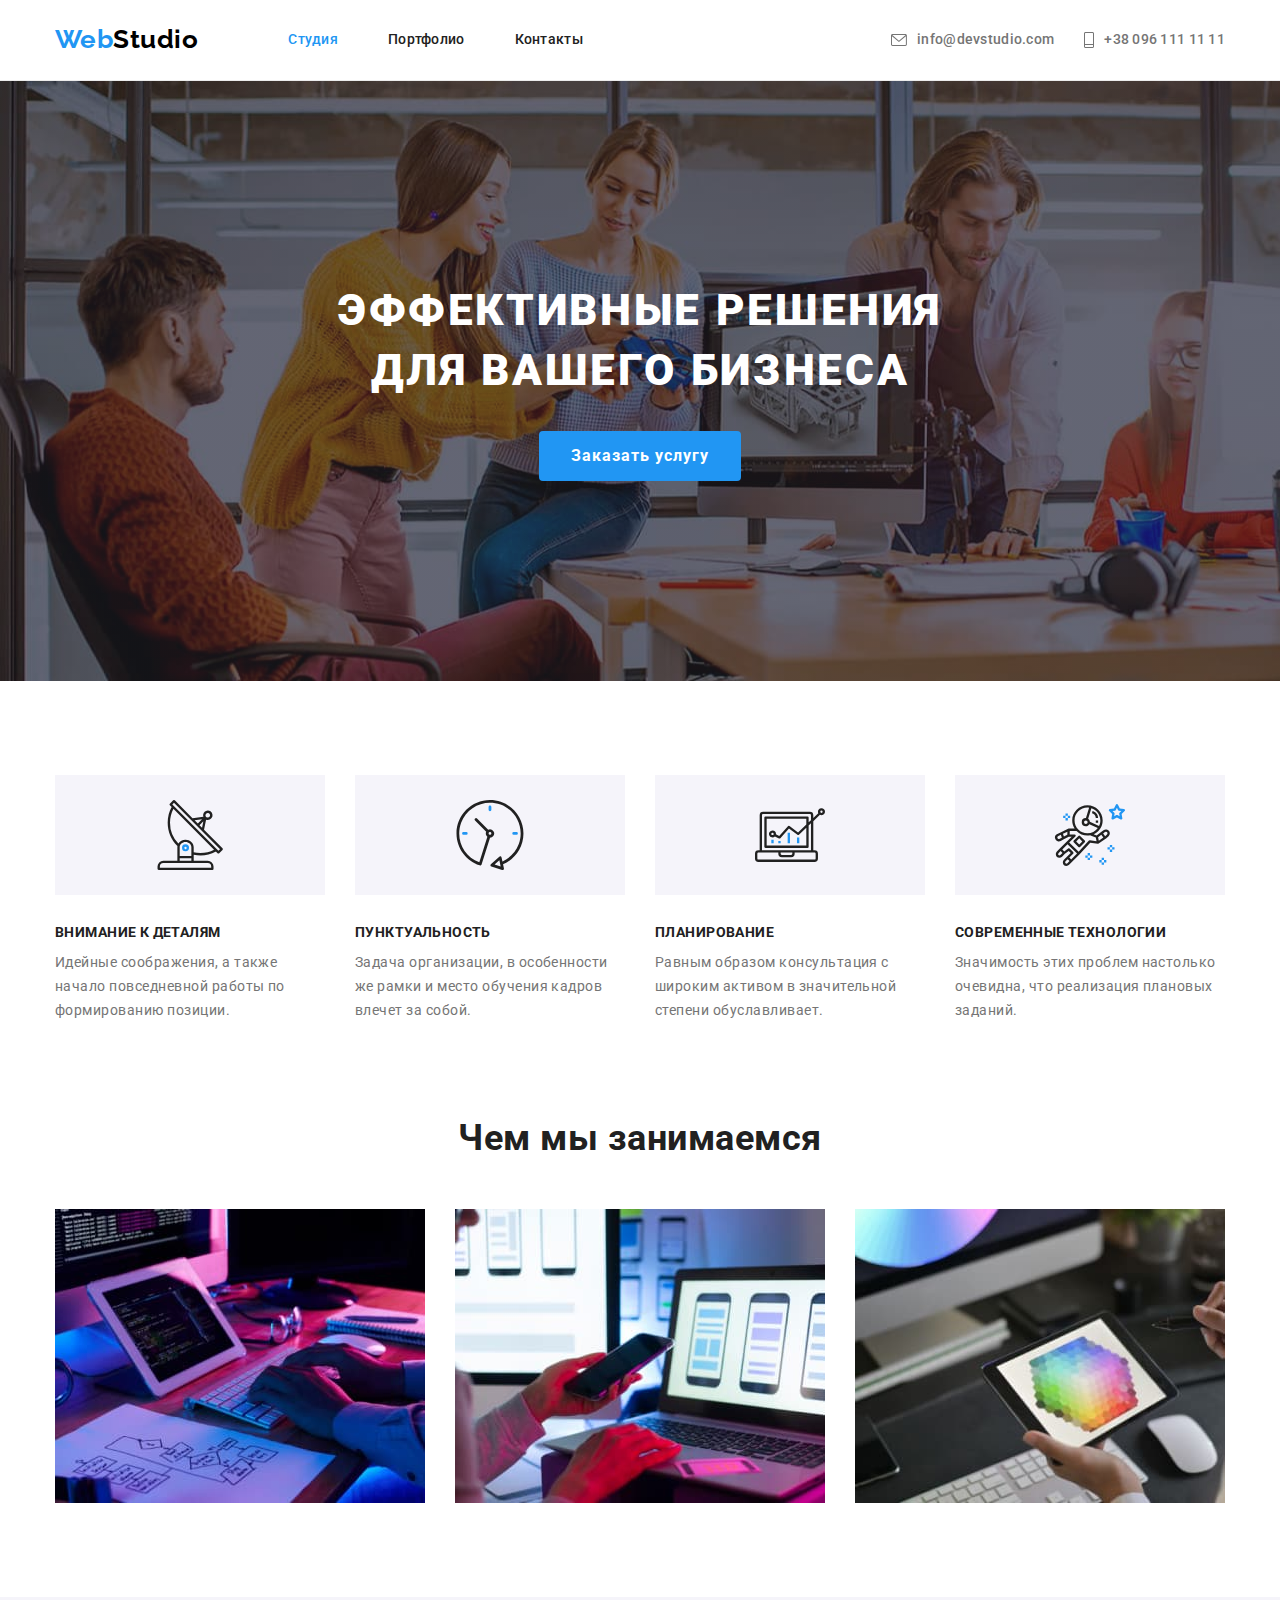
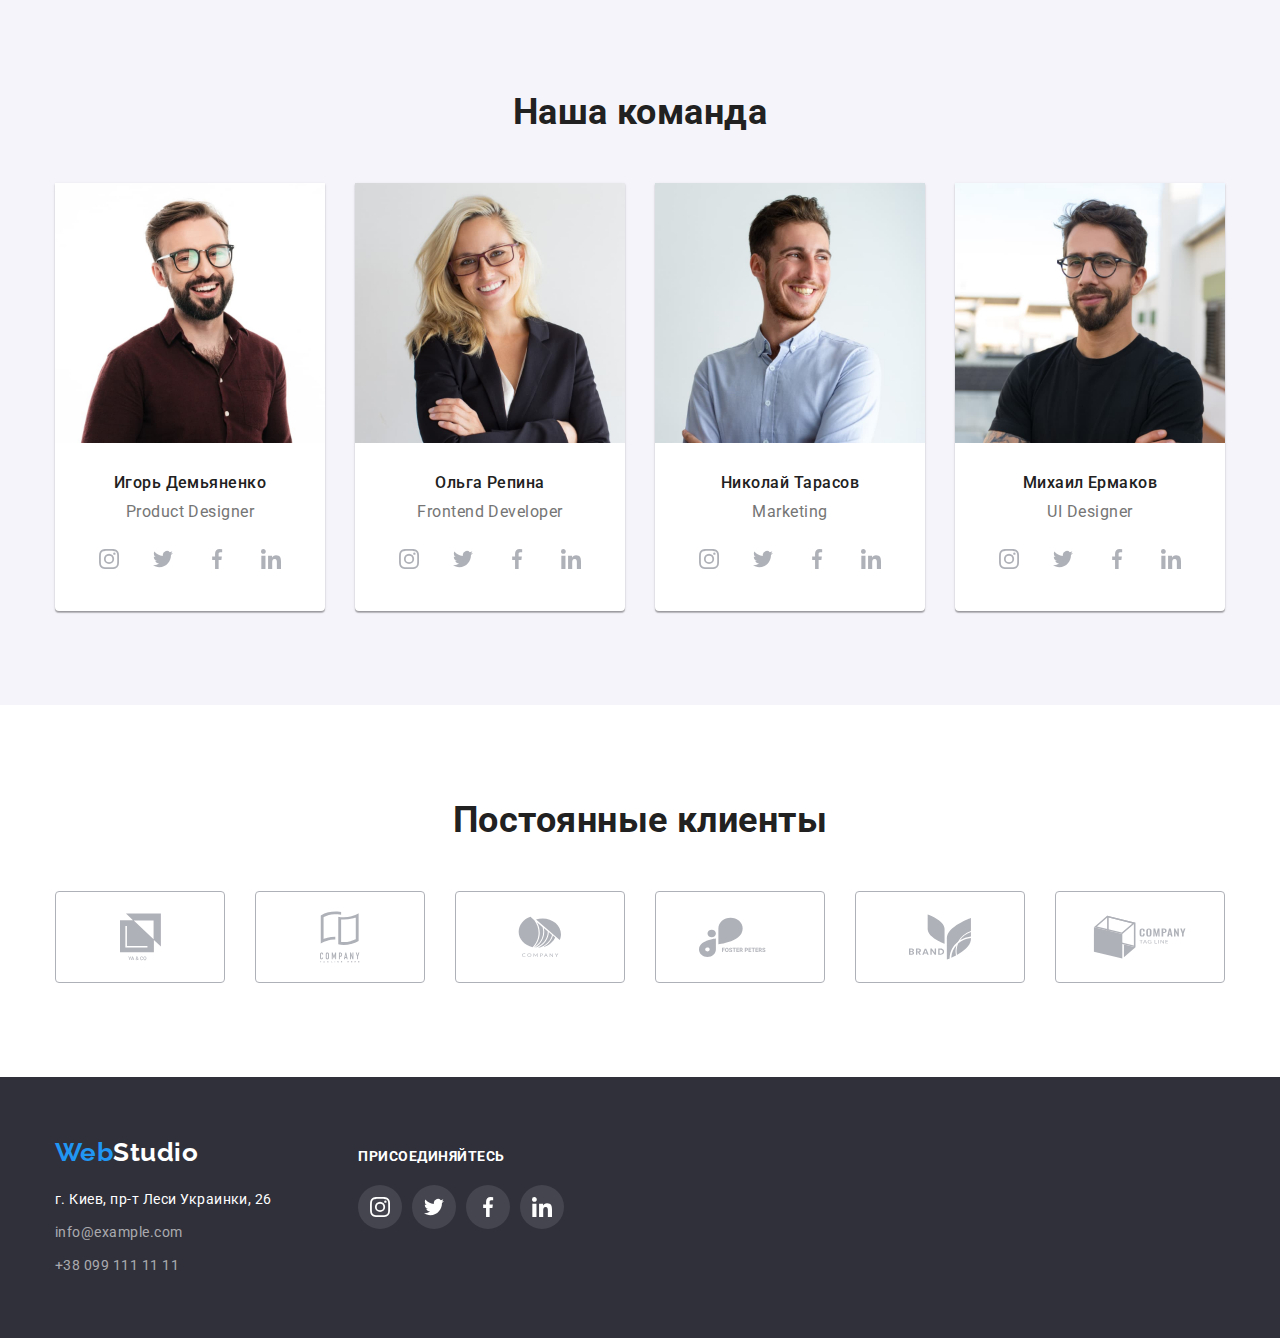
<file: index.html>
<!DOCTYPE html>
<html lang="ru">
  <head>
    <meta charset="UTF-8" />
    <meta http-equiv="X-UA-Compatible" content="IE=edge" />
    <meta name="viewport" content="width=device-width, initial-scale=1.0" />
    <title>Document</title>
    <link rel="preconnect" href="https://fonts.googleapis.com" />
    <link rel="preconnect" href="https://fonts.gstatic.com" crossorigin />
    <link
      rel="stylesheet"
      href="https://fonts.googleapis.com/css2?family=Raleway:wght@700&family=Roboto:wght@400;500;700;900&display=swap"
    />
    <link
      rel="stylesheet"
      href="https://cdnjs.cloudflare.com/ajax/libs/modern-normalize/1.1.0/modern-normalize.min.css"
    />
    <link rel="stylesheet" href="./css/styles.css" />
  </head>
  <body>
    <header>
      <div class="container">
        <div class="nav-flex">
          <nav>
            <a href="./index.html" class="logo"
              >Web<span class="header-logo-studio">Studio</span></a
            >
            <ul class="site-nav list">
              <li class="item"><a class="link current" href="">Студия</a></li>
              <li class="item">
                <a class="link" href="./portfolio.html">Портфолио</a>
              </li>
              <li class="item"><a class="link" href="">Контакты</a></li>
            </ul>
          </nav>
          <ul class="contacts-nav list">
            <li class="item">
              <a class="link" href="mailto:info@devstudio.com">
                <svg class="nav-icon" width="16" height="12">
                  <use href="./images/icons.svg#icon-envelope"></use>
                </svg>
                info@devstudio.com</a
              >
            </li>
            <li class="item">
              <a class="link" href="tel:+380961111111">
                <svg class="nav-icon" width="10" height="16">
                  <use href="./images/icons.svg#icon-phone"></use>
                </svg>
                +38 096 111 11 11</a
              >
            </li>
          </ul>
        </div>
      </div>
    </header>
    <main>
      <!-- герой -->
      <section class="hero">
        <div class="container">
          <h1 class="hero-title">Эффективные решения для вашего бизнеса</h1>
          <button type="button" class="hero-button">Заказать услугу</button>
        </div>
      </section>
      <!-- особенности -->
      <section class="section">
        <div class="container">
          <h2 class="visually-hidden">Особенности</h2>
          <ul class="feature-list list">
            <li class="feature-list-item">
              <div class="feature-picture">
                <svg height="70">
                  <use href="./images/icons.svg#icon-details"></use>
                </svg>
              </div>
              <h3 class="feature-title">Внимание к деталям</h3>
              <p class="feature-text">
                Идейные соображения, а также начало повседневной работы по
                формированию позиции.
              </p>
            </li>
            <li class="feature-list-item">
              <div class="feature-picture">
                <svg height="70">
                  <use href="./images/icons.svg#icon-clock"></use>
                </svg>
              </div>
              <h3 class="feature-title">Пунктуальность</h3>
              <p class="feature-text">
                Задача организации, в особенности же рамки и место обучения
                кадров влечет за собой.
              </p>
            </li>
            <li class="feature-list-item">
              <div class="feature-picture">
                <svg height="70">
                  <use href="./images/icons.svg#icon-planning"></use>
                </svg>
              </div>
              <h3 class="feature-title">Планирование</h3>
              <p class="feature-text">
                Равным образом консультация с широким активом в значительной
                степени обуславливает.
              </p>
            </li>
            <li class="feature-list-item">
              <div class="feature-picture">
                <svg height="70">
                  <use href="./images/icons.svg#icon-astronaut"></use>
                </svg>
              </div>
              <h3 class="feature-title">Современные технологии</h3>
              <p class="feature-text">
                Значимость этих проблем настолько очевидна, что реализация
                плановых заданий.
              </p>
            </li>
          </ul>
        </div>
      </section>
      <!-- чем занимаемся -->
      <section class="section work">
        <div class="container">
          <h2 class="section-title">Чем мы занимаемся</h2>
          <ul class="work-list list">
            <li class="work-item">
              <img
                class="image"
                src="./images/whatwedo1_sq.jpg"
                alt="computer"
                width="370"
                height="294"
              />
            </li>
            <li class="work-item">
              <img
                class="image"
                src="./images/whatwedo2_sq.jpg"
                alt="computer"
                width="370"
                height="294"
              />
            </li>
            <li class="work-item">
              <img
                class="image"
                src="./images/whatwedo3_sq.jpg"
                alt="computer"
                width="370"
                height="294"
              />
            </li>
          </ul>
        </div>
      </section>
      <!-- наша команда -->
      <section class="team section">
        <div class="container">
          <h2 class="section-title">Наша команда</h2>
          <ul class="team-list list">
            <li class="team-list-item">
              <img
                class="image"
                src="./images/team1_sq.jpg"
                alt="Игорь Демьяненко"
                width="270"
                height="260"
              />
              <h3 class="team-title">Игорь Демьяненко</h3>
              <p class="team-text">Product Designer</p>
              <ul class="list team-contacts">
                <li class="team-contacts-item">
                  <a
                    class="team-contacts-link"
                    href="https://www.instagram.com/"
                  >
                    <svg class="team-contacts-icon" width="20px" height="20px">
                      <use href="./images/icons.svg#icon-instagram"></use>
                    </svg>
                  </a>
                </li>
                <li class="team-contacts-item">
                  <a class="team-contacts-link" href="https://www.twitter.com/">
                    <svg class="team-contacts-icon" width="20px" height="20px">
                      <use href="./images/icons.svg#icon-twitter"></use>
                    </svg>
                  </a>
                </li>
                <li class="team-contacts-item">
                  <a
                    class="team-contacts-link"
                    href="https://www.facebook.com/"
                  >
                    <svg class="team-contacts-icon" width="20px" height="20px">
                      <use href="./images/icons.svg#icon-facebook"></use>
                    </svg>
                  </a>
                </li>
                <li class="team-contacts-item">
                  <a
                    class="team-contacts-link"
                    href="https://www.linkedin.com/"
                  >
                    <svg class="team-contacts-icon" width="20px" height="20px">
                      <use href="./images/icons.svg#icon-linkedin"></use>
                    </svg>
                  </a>
                </li>
              </ul>
            </li>
            <li class="team-list-item">
              <img
                class="image"
                src="./images/team2_sq.jpg"
                alt="Ольга Репина"
                width="270"
                height="260"
              />
              <h3 class="team-title">Ольга Репина</h3>
              <p class="team-text">Frontend Developer</p>
              <ul class="list team-contacts">
                <li class="team-contacts-item">
                  <a
                    class="team-contacts-link"
                    href="https://www.instagram.com/"
                  >
                    <svg class="team-contacts-icon" width="20px" height="20px">
                      <use href="./images/icons.svg#icon-instagram"></use>
                    </svg>
                  </a>
                </li>
                <li class="team-contacts-item">
                  <a class="team-contacts-link" href="https://www.twitter.com/">
                    <svg class="team-contacts-icon" width="20px" height="20px">
                      <use href="./images/icons.svg#icon-twitter"></use>
                    </svg>
                  </a>
                </li>
                <li class="team-contacts-item">
                  <a
                    class="team-contacts-link"
                    href="https://www.facebook.com/"
                  >
                    <svg class="team-contacts-icon" width="20px" height="20px">
                      <use href="./images/icons.svg#icon-facebook"></use>
                    </svg>
                  </a>
                </li>
                <li class="team-contacts-item">
                  <a
                    class="team-contacts-link"
                    href="https://www.linkedin.com/"
                  >
                    <svg class="team-contacts-icon" width="20px" height="20px">
                      <use href="./images/icons.svg#icon-linkedin"></use>
                    </svg>
                  </a>
                </li>
              </ul>
            </li>
            <li class="team-list-item">
              <img
                class="image"
                src="./images/team3_sq.jpg"
                alt="Николай Тарасов"
                width="270"
                height="260"
              />
              <h3 class="team-title">Николай Тарасов</h3>
              <p class="team-text">Marketing</p>
              <ul class="list team-contacts">
                <li class="team-contacts-item">
                  <a
                    class="team-contacts-link"
                    href="https://www.instagram.com/"
                  >
                    <svg class="team-contacts-icon" width="20px" height="20px">
                      <use href="./images/icons.svg#icon-instagram"></use>
                    </svg>
                  </a>
                </li>
                <li class="team-contacts-item">
                  <a class="team-contacts-link" href="https://www.twitter.com/">
                    <svg class="team-contacts-icon" width="20px" height="20px">
                      <use href="./images/icons.svg#icon-twitter"></use>
                    </svg>
                  </a>
                </li>
                <li class="team-contacts-item">
                  <a
                    class="team-contacts-link"
                    href="https://www.facebook.com/"
                  >
                    <svg class="team-contacts-icon" width="20px" height="20px">
                      <use href="./images/icons.svg#icon-facebook"></use>
                    </svg>
                  </a>
                </li>
                <li class="team-contacts-item">
                  <a
                    class="team-contacts-link"
                    href="https://www.linkedin.com/"
                  >
                    <svg class="team-contacts-icon" width="20px" height="20px">
                      <use href="./images/icons.svg#icon-linkedin"></use>
                    </svg>
                  </a>
                </li>
              </ul>
            </li>
            <li class="team-list-item">
              <img
                class="image"
                src="./images/team4_sq.jpg"
                alt="Михаил Ермаков"
                width="270"
                height="260"
              />
              <h3 class="team-title">Михаил Ермаков</h3>
              <p class="team-text">UI Designer</p>
              <ul class="list team-contacts">
                <li class="team-contacts-item">
                  <a
                    class="team-contacts-link"
                    href="https://www.instagram.com/"
                  >
                    <svg class="team-contacts-icon" width="20px" height="20px">
                      <use href="./images/icons.svg#icon-instagram"></use>
                    </svg>
                  </a>
                </li>
                <li class="team-contacts-item">
                  <a class="team-contacts-link" href="https://www.twitter.com/">
                    <svg class="team-contacts-icon" width="20px" height="20px">
                      <use href="./images/icons.svg#icon-twitter"></use>
                    </svg>
                  </a>
                </li>
                <li class="team-contacts-item">
                  <a
                    class="team-contacts-link"
                    href="https://www.facebook.com/"
                  >
                    <svg class="team-contacts-icon" width="20px" height="20px">
                      <use href="./images/icons.svg#icon-facebook"></use>
                    </svg>
                  </a>
                </li>
                <li class="team-contacts-item">
                  <a
                    class="team-contacts-link"
                    href="https://www.linkedin.com/"
                  >
                    <svg class="team-contacts-icon" width="20px" height="20px">
                      <use href="./images/icons.svg#icon-linkedin"></use>
                    </svg>
                  </a>
                </li>
              </ul>
            </li>
          </ul>
        </div>
      </section>
      <!-- клиенты -->
      <section class="clients section">
        <div class="container">
          <h2 class="section-title">Постоянные клиенты</h2>
          <ul class="clients-list list">
            <li>
              <a class="client-item">
                <svg class="client-icon" width="41" height="46,7">
                  <use href="./images/icons.svg#icon-Union"></use>
                </svg>
              </a>
            </li>
            <li>
              <a class="client-item">
                <svg class="client-icon" width="40" height="52">
                  <use href="./images/icons.svg#icon-company2"></use>
                </svg>
              </a>
            </li>
            <li>
              <a class="client-item">
                <svg class="client-icon" width="43.46" height="41.18">
                  <use href="./images/icons.svg#icon-Object"></use>
                </svg>
              </a>
            </li>
            <li>
              <a class="client-item">
                <svg class="client-icon" width="84.44" height="40.6">
                  <use href="./images/icons.svg#icon-foster"></use>
                </svg>
              </a>
            </li>
            <li>
              <a class="client-item">
                <svg class="client-icon" width="62.54" height="45.43p">
                  <use href="./images/icons.svg#icon-logo"></use>
                </svg>
              </a>
            </li>
            <li>
              <a class="client-item">
                <svg class="client-icon" width="93.79" height="43.93">
                  <use href="./images/icons.svg#icon-company"></use>
                </svg>
              </a>
            </li>
          </ul>
        </div>
      </section>
    </main>
    <footer>
      <div class="container footer-flex">
        <div class="footer-flex-item">
          <a href="./index.html" class="logo"
            >Web<span class="footer-logo-studio">Studio</span></a
          >
          <address>
            <ul class="list">
              <li>
                <p class="footer-address">г. Киев, пр-т Леси Украинки, 26</p>
              </li>
              <li>
                <a
                  class="footer-text footer-text-email"
                  href="mailto:info@example.com"
                  >info@example.com</a
                >
              </li>
              <li>
                <a class="footer-text" href="tel:+380991111111"
                  >+38 099 111 11 11
                </a>
              </li>
            </ul>
          </address>
        </div>

        <div class="footer-flex-item">
          <p class="footer-links-caption">Присоединяйтесь</p>
          <ul class="list footer-icons-list">
            <li class="footer-item">
              <a class="footer-link" href="https://www.instagram.com/">
                <svg class="footer-icon" width="20" height="20">
                  <use href="./images/icons.svg#icon-instagram"></use>
                </svg>
              </a>
            </li>

            <li class="footer-item">
              <a class="footer-link" href="https://www.twitter.com/">
                <svg class="footer-icon" width="20" height="20">
                  <use href="./images/icons.svg#icon-twitter"></use>
                </svg>
              </a>
            </li>

            <li class="footer-item">
              <a class="footer-link" href="https://facebook.com/">
                <svg class="footer-icon" width="20" height="20">
                  <use href="./images/icons.svg#icon-facebook"></use>
                </svg>
              </a>
            </li>

            <li class="footer-item">
              <a class="footer-link" href="https://linkedin.com/">
                <svg class="footer-icon" width="20" height="20">
                  <use href="./images/icons.svg#icon-linkedin"></use>
                </svg>
              </a>
            </li>
          </ul>
        </div>
      </div>
    </footer>
  </body>
</html>
</file>
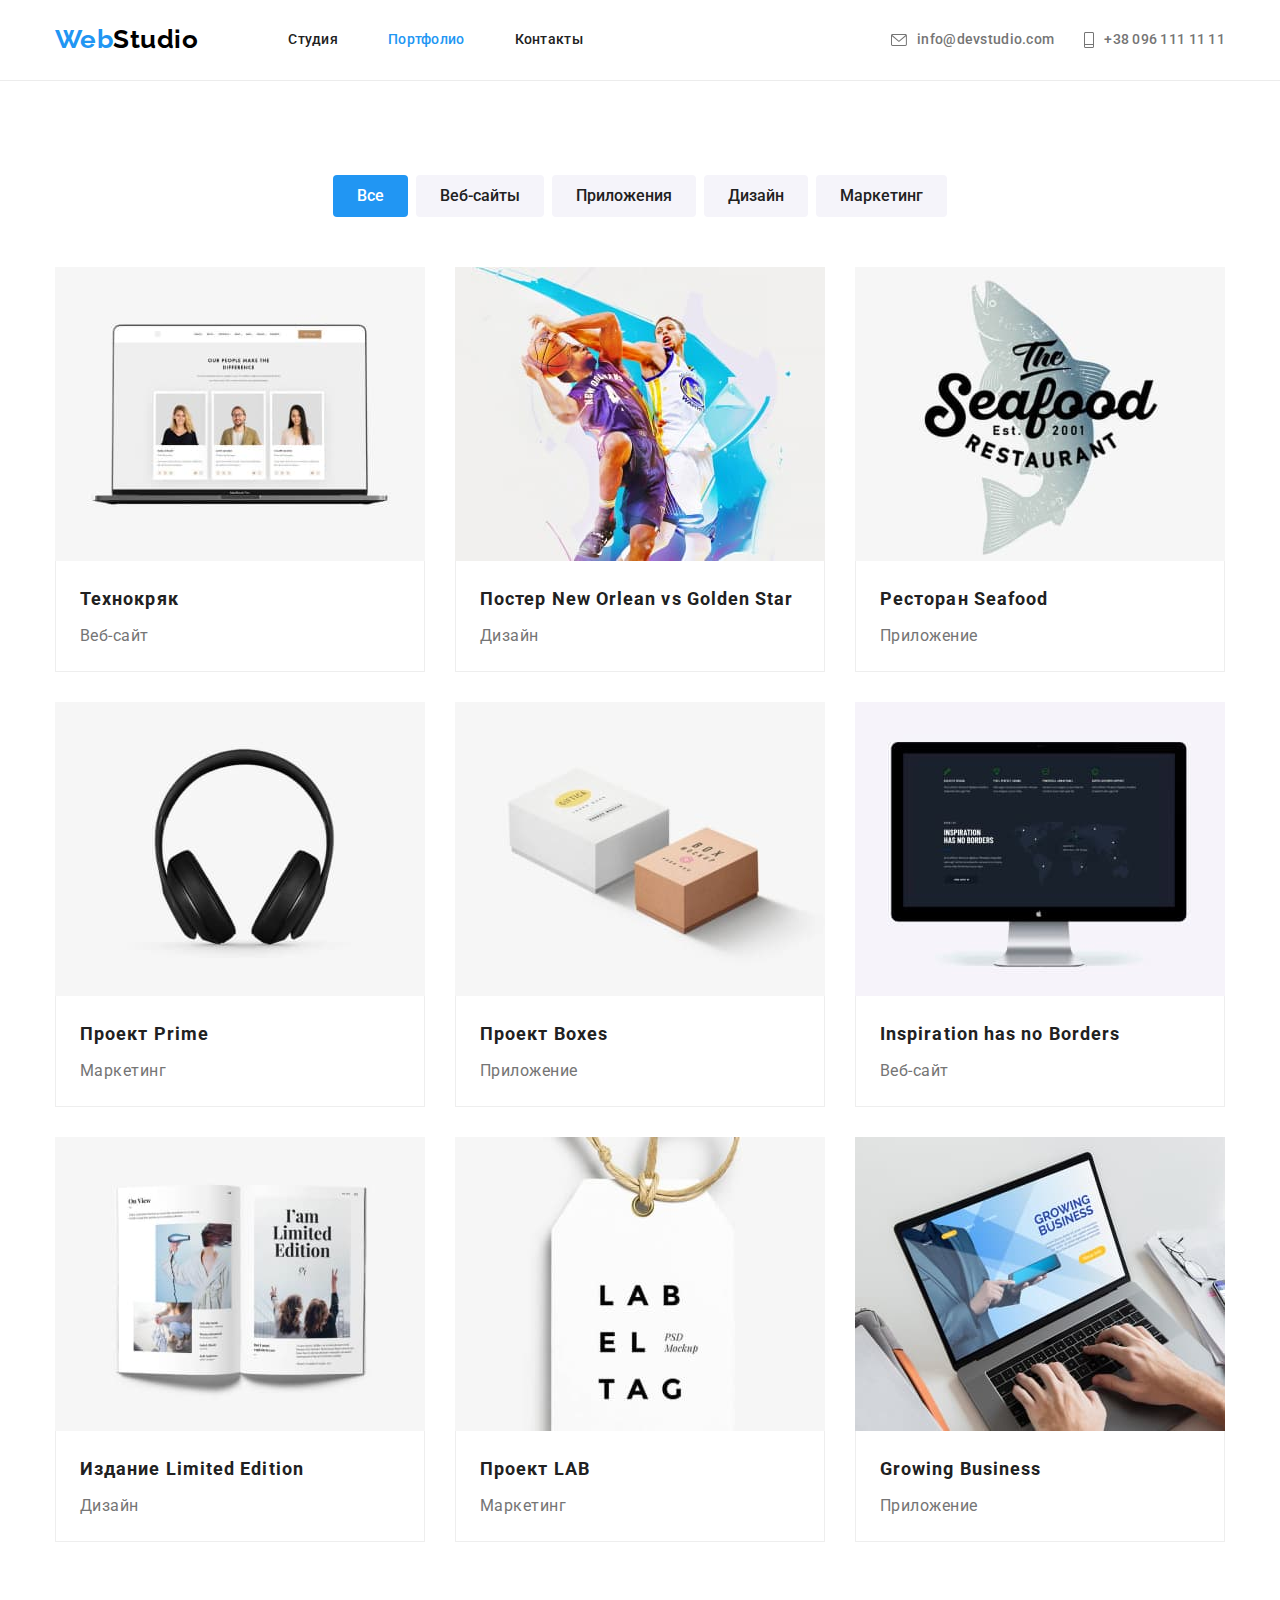
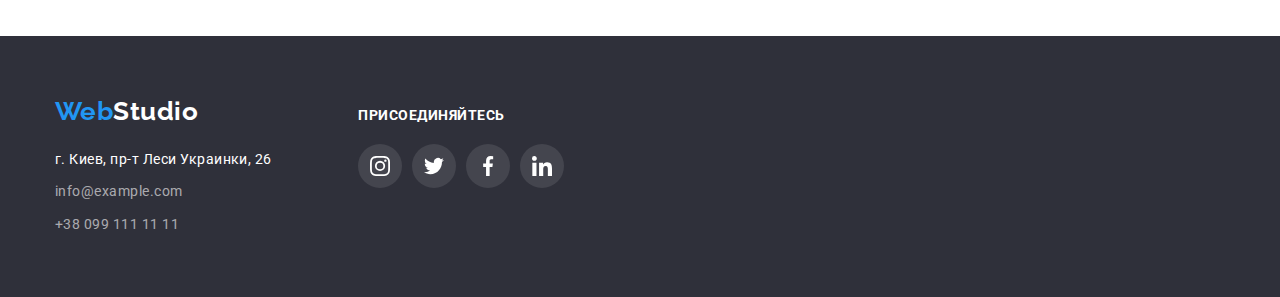
<file: portfolio.html>
<!DOCTYPE html>
<html lang="ru">
  <head>
    <meta charset="UTF-8" />
    <meta http-equiv="X-UA-Compatible" content="IE=edge" />
    <meta name="viewport" content="width=device-width, initial-scale=1.0" />
    <title>Document</title>
    <link rel="preconnect" href="https://fonts.googleapis.com" />
    <link rel="preconnect" href="https://fonts.gstatic.com" crossorigin />
    <link
      href="https://fonts.googleapis.com/css2?family=Raleway:wght@700&family=Roboto:wght@400;500;700;900&display=swap"
      rel="stylesheet"
    />
    <link
      rel="stylesheet"
      href="https://cdnjs.cloudflare.com/ajax/libs/modern-normalize/1.1.0/modern-normalize.min.css"
    />
    <link rel="stylesheet" href="./css/styles.css" />
  </head>
  <body>
    <header>
      <div class="container">
        <div class="nav-flex">
          <nav>
            <a href="./index.html" class="logo"
              >Web<span class="header-logo-studio">Studio</span></a
            >
            <ul class="site-nav list">
              <li class="item">
                <a class="link" href="./index.html">Студия</a>
              </li>
              <li class="item">
                <a class="link current" href="./portfolio.html">Портфолио</a>
              </li>
              <li class="item"><a class="link" href="">Контакты</a></li>
            </ul>
          </nav>
          <ul class="contacts-nav list">
            <li class="item">
              <a class="link" href="mailto:info@devstudio.com">
                <svg class="nav-icon" width="16" height="12">
                  <use href="./images/icons.svg#icon-envelope"></use>
                </svg>
                info@devstudio.com</a
              >
            </li>
            <li class="item">
              <a class="link" href="tel:+380961111111">
                <svg class="nav-icon" width="10" height="16">
                  <use href="./images/icons.svg#icon-phone"></use>
                </svg>
                +38 096 111 11 11</a
              >
            </li>
          </ul>
        </div>
      </div>
    </header>
    <main>
      <section class="section">
        <div class="container">
          <h1 class="visually-hidden">Портфолио</h1>
          <ul class="list portfolio-buttons">
            <li class="portfolio-buttons-item">
              <button type="button" class="button primary">Все</button>
            </li>
            <li class="portfolio-buttons-item">
              <button type="button" class="button secondary">Веб-сайты</button>
            </li>
            <li class="portfolio-buttons-item">
              <button type="button" class="button secondary">Приложения</button>
            </li>
            <li class="portfolio-buttons-item">
              <button type="button" class="button secondary">Дизайн</button>
            </li>
            <li class="portfolio-buttons-item">
              <button type="button" class="button secondary">Маркетинг</button>
            </li>
          </ul>
          <ul class="portfolio-list list">
            <li class="portfolio-item">
              <a class="portfolio-item-link">
                <img
                  class="image"
                  src="./images/portfolio1.jpg"
                  alt="Портфолио"
                  width="370"
                  height="294"
                />
                <div class="portfolio-border">
                  <h2 class="portfolio-title">Технокряк</h2>
                  <p class="portfolio-text">Веб-сайт</p>
                </div>
              </a>
            </li>
            <li class="portfolio-item">
              <a class="portfolio-item-link">
                <img
                  class="image"
                  src="./images/portfolio2.jpg"
                  alt="Портфолио"
                  width="370"
                  height="294"
                />
                <div class="portfolio-border">
                  <h2 class="portfolio-title">
                    Постер New Orlean vs Golden Star
                  </h2>
                  <p class="portfolio-text">Дизайн</p>
                </div>
              </a>
            </li>
            <li class="portfolio-item">
              <a class="portfolio-item-link">
                <img
                  class="image"
                  src="./images/portfolio3.jpg"
                  alt="Портфолио"
                  width="370"
                  height="294"
                />
                <div class="portfolio-border">
                  <h2 class="portfolio-title">Ресторан Seafood</h2>
                  <p class="portfolio-text">Приложение</p>
                </div>
              </a>
            </li>
            <li class="portfolio-item">
              <a class="portfolio-item-link">
                <img
                  class="image"
                  src="./images/portfolio4.jpg"
                  alt="Портфолио"
                  width="370"
                  height="294"
                />
                <div class="portfolio-border">
                  <h2 class="portfolio-title">Проект Prime</h2>
                  <p class="portfolio-text">Маркетинг</p>
                </div>
              </a>
            </li>
            <li class="portfolio-item">
              <a class="portfolio-item-link">
                <img
                  class="image"
                  src="./images/portfolio5.jpg"
                  alt="Портфолио"
                  width="370"
                  height="294"
                />
                <div class="portfolio-border">
                  <h2 class="portfolio-title">Проект Boxes</h2>
                  <p class="portfolio-text">Приложение</p>
                </div>
              </a>
            </li>
            <li class="portfolio-item">
              <a class="portfolio-item-link">
                <img
                  class="image"
                  src="./images/portfolio6.jpg"
                  alt="Портфолио"
                  width="370"
                  height="294"
                />
                <div class="portfolio-border">
                  <h2 class="portfolio-title">Inspiration has no Borders</h2>
                  <p class="portfolio-text">Веб-сайт</p>
                </div>
              </a>
            </li>
            <li class="portfolio-item">
              <a class="portfolio-item-link">
                <img
                  class="image"
                  src="./images/portfolio7.jpg"
                  alt="Портфолио"
                  width="370"
                  height="294"
                />
                <div class="portfolio-border">
                  <h2 class="portfolio-title">Издание Limited Edition</h2>
                  <p class="portfolio-text">Дизайн</p>
                </div>
              </a>
            </li>
            <li class="portfolio-item">
              <a class="portfolio-item-link">
                <img
                  class="image"
                  src="./images/portfolio8.jpg"
                  alt="Портфолио"
                  width="370"
                  height="294"
                />
                <div class="portfolio-border">
                  <h2 class="portfolio-title">Проект LAB</h2>
                  <p class="portfolio-text">Маркетинг</p>
                </div>
              </a>
            </li>
            <li class="portfolio-item">
              <a class="portfolio-item-link">
                <img
                  class="image"
                  src="./images/portfolio9.jpg"
                  alt="Портфолио"
                  width="370"
                  height="294"
                />
                <div class="portfolio-border">
                  <h2 class="portfolio-title">Growing Business</h2>
                  <p class="portfolio-text">Приложение</p>
                </div>
              </a>
            </li>
          </ul>
        </div>
      </section>
    </main>
    <footer>
      <div class="container footer-flex">
        <div class="footer-flex-item">
          <a href="./index.html" class="logo"
            >Web<span class="footer-logo-studio">Studio</span></a
          >
          <address>
            <ul class="list">
              <li>
                <p class="footer-address">г. Киев, пр-т Леси Украинки, 26</p>
              </li>
              <li>
                <a
                  class="footer-text footer-text-email"
                  href="mailto:info@example.com"
                  >info@example.com</a
                >
              </li>
              <li>
                <a class="footer-text" href="tel:+380991111111"
                  >+38 099 111 11 11
                </a>
              </li>
            </ul>
          </address>
        </div>

        <div class="footer-flex-item">
          <p class="footer-links-caption">Присоединяйтесь</p>
          <ul class="list footer-icons-list">
            <li class="footer-item">
              <a class="footer-link" href="https://www.instagram.com/">
                <svg class="footer-icon" width="20" height="20">
                  <use href="./images/icons.svg#icon-instagram"></use>
                </svg>
              </a>
            </li>

            <li class="footer-item">
              <a class="footer-link" href="https://www.twitter.com/">
                <svg class="footer-icon" width="20" height="20">
                  <use href="./images/icons.svg#icon-twitter"></use>
                </svg>
              </a>
            </li>

            <li class="footer-item">
              <a class="footer-link" href="https://facebook.com/">
                <svg class="footer-icon" width="20" height="20">
                  <use href="./images/icons.svg#icon-facebook"></use>
                </svg>
              </a>
            </li>

            <li class="footer-item">
              <a class="footer-link" href="https://linkedin.com/">
                <svg class="footer-icon" width="20" height="20">
                  <use href="./images/icons.svg#icon-linkedin"></use>
                </svg>
              </a>
            </li>
          </ul>
        </div>
      </div>
    </footer>
  </body>
</html>
</file>
<file: css/styles.css>
:root {
  --main-text-color: #757575;
  --dark-text-color: #212121;
  --accent-color: #2196f3;
  --additional-color: #ffffff;
  --bg-color: #ffffff;
  --second-bg-color: #f5f4fa;
  --dark-bg-color: #2f303a;
  --footer-text-color: rgba(255, 255, 255, 0.6);
  --hero-button-color: #188ce8;
  --logo-color: #000000;
  --header--bottom-line: #ececec;
  --portfolio-border-color: #eeeeee;
  --gradient-color: rgba(47, 48, 58, 0.4);
  --background-image-color: #c4c4c4;
  --icons-color: #afb1b8;
}

.visually-hidden {
  position: absolute;
  width: 1px;
  height: 1px;
  padding: 0;
  margin: -1px;
  overflow: hidden;
  clip: rect(0, 0, 0, 0);
  white-space: nowrap;
  border: 0;
  clip-path: inset(50%);
}

body {
  margin: 0;
  background-color: var(--main-bg-color);
  color: var(--main-text-color);
  font-family: "Roboto", sans-serif;
  letter-spacing: 0.03em;
}

p,
h1,
h2,
h3,
h4,
h5,
h6 {
  margin: 0;
}

.list {
  list-style: none;
  margin: 0;
  padding: 0;
}

.link {
  text-decoration: none;
}

.logo {
  color: var(--accent-color);
  font-family: "Raleway", sans-serif;
  font-weight: 700;
  font-size: 26px;
  line-height: 1.2;
  text-decoration: none;
  margin-right: 90px;
  padding-top: 24px;
  padding-bottom: 25px;
}

.header-logo-studio {
  color: var(--logo-color);
}
.footer-logo-studio {
  display: inline-block;
  color: var(--additional-color);
  margin-bottom: 20px;
}

.site-nav .link {
  display: inline-block;
  color: var(--dark-text-color);
  padding-top: 32px;
  padding-bottom: 32px;
}
.site-nav .item {
  margin-right: 50px;
}

.site-nav .item:last-child {
  margin-right: 0;
}

.contacts-nav .item + .item {
  margin-left: 30px;
}

.site-nav {
  display: flex;
  font-weight: 500;
  font-size: 14px;
  line-height: 1.14;
  letter-spacing: 0.02em;
}

.contacts-nav {
  display: flex;
  font-weight: 500;
  font-size: 14px;
  line-height: 1.14;
  letter-spacing: 0.02em;
  margin-left: auto;
  /* height: 80px; */
}
nav {
  display: flex;
  align-items: center;
}
.contacts-nav .link {
  color: var(--main-text-color);
  display: flex;
  height: 80px;
  justify-content: center;
  align-items: center;
  fill: var(--main-text-color);
}

.site-nav .link:hover,
.site-nav .link:focus {
  color: var(--accent-color);
}

.contacts-nav .link:hover,
.contacts-nav .link:focus {
  color: var(--accent-color);
  fill: var(--accent-color);
}

.site-nav .link.current {
  color: var(--accent-color);
}

.nav-flex {
  display: flex;
  justify-content: space-between;
  align-items: center;
}

header {
  border-bottom: 1px solid var(--header--bottom-line);
}
.hero {
  text-align: center;
  padding-top: 200px;
  padding-bottom: 200px;
  max-width: 1600px;
  margin-left: auto;
  margin-right: auto;
  background-image: linear-gradient(
      to right,
      var(--gradient-color),
      var(--gradient-color)
    ),
    url(../images/hero.jpg);
  background-color: var(--background-image-color);
}

.hero-title {
  color: var(--additional-color);
  font-weight: 900;
  font-size: 44px;
  line-height: 1.36;
  letter-spacing: 0.06em;
  text-transform: uppercase;
  margin-top: 0;
  margin-bottom: 30px;
  padding-left: 252px;
  padding-right: 252px;
}

.hero-button {
  font-family: inherit;
  background-color: var(--accent-color);
  color: var(--additional-color);
  font-weight: 700;
  font-size: 16px;
  line-height: 1.88;
  letter-spacing: 0.06em;
  cursor: pointer;
  border-radius: 4px;
  padding: 10px 32px;
  min-width: 200px;
  border: 0px;
}
.hero-button:hover,
.hero-button:focus {
  background-color: var(--hero-button-color);
}

.section-title {
  color: var(--dark-text-color);
  font-size: 36px;
  line-height: 1.17;
  text-align: center;
  margin-bottom: 50px;
}

.feature-title {
  color: var(--dark-text-color);
  font-size: 14px;
  line-height: 1.14;
  letter-spacing: 0.03em;
  text-transform: uppercase;
  margin-bottom: 10px;
}

.feature-text {
  font-size: 14px;
  line-height: 1.71;
}

.work-list {
  display: flex;
  justify-content: space-between;
}

.team-title {
  color: var(--dark-text-color);
  font-weight: 500;
  font-size: 16px;
  line-height: 1.19;
  text-align: center;
  margin-top: 30px;
  margin-bottom: 10px;
}

.team-text {
  font-size: 16px;
  line-height: 1.19;
  text-align: center;
  margin-bottom: 16px;
}
.section {
  padding-top: 94px;
  padding-bottom: 94px;
}
.work {
  padding-top: 0px;
}
.team {
  background: var(--second-bg-color);
}
.team-list {
  display: flex;
  justify-content: space-between;
}

.footer-address {
  display: inline-block;
  color: var(--additional-color);
  font-size: 14px;
  line-height: 1.71;
  font-style: normal;
  margin-bottom: 9px;
}
.footer-text {
  display: inline-block;
  color: var(--footer-text-color);
  font-size: 14px;
  line-height: 1.71;
  text-decoration: none;
  font-style: normal;
}
.footer-text-email {
  margin-bottom: 9px;
}

footer {
  background-color: var(--dark-bg-color);
  padding-top: 60px;
  padding-bottom: 60px;
}

.footer-text:hover,
.footer-text:focus {
  color: var(--accent-color);
}

.button {
  font-family: inherit;
  font-weight: 500;
  font-size: 16px;
  line-height: 1.62;
  text-align: center;
  cursor: pointer;
  border-radius: 4px;
  border-color: transparent;
  padding: 6px 22px;
}

.button.primary {
  background-color: var(--accent-color);
  color: var(--additional-color);
}

.button.secondary {
  background-color: var(--second-bg-color);
  color: var(--dark-text-color);
}

.button:hover,
.button:focus {
  background-color: var(--accent-color);
  color: var(--additional-color);
  box-shadow: 0px 3px 1px rgba(0, 0, 0, 0.1), 0px 1px 2px rgba(0, 0, 0, 0.08),
    0px 2px 2px rgba(0, 0, 0, 0.12);
}

.portfolio-buttons {
  display: flex;
  justify-content: center;
  margin-bottom: 50px;
}
.portfolio-buttons-item + .portfolio-buttons-item {
  margin-left: 8px;
}
.portfolio-title {
  color: var(--dark-text-color);
  font-size: 18px;
  line-height: 2;
  letter-spacing: 0.06em;
  margin-bottom: 4px;
}

.portfolio-text {
  font-size: 16px;
  line-height: 1.88;
}

.container {
  width: 1200px;
  margin-left: auto;
  margin-right: auto;
  padding-left: 15px;
  padding-right: 15px;
}

.feature-list {
  display: flex;
  justify-content: space-between;
}

.feature-list-item {
  width: 270px;
}

.portfolio-list {
  display: flex;
  flex-wrap: wrap;
}
.portfolio-item {
  width: 370px;
}

.portfolio-item:not(:nth-child(3n)) {
  margin-right: 30px;
}

.portfolio-item:not(:nth-last-child(-n + 3)) {
  margin-bottom: 30px;
}

.image {
  display: block;
}

.portfolio-border {
  border-bottom: 1px solid var(--portfolio-border-color);
  border-left: 1px solid var(--portfolio-border-color);
  border-right: 1px solid var(--portfolio-border-color);
  padding: 20px 24px;
}

.team-list-item {
  background-color: var(--bg-color);
  box-shadow: 0px 1px 3px rgba(0, 0, 0, 0.12), 0px 1px 1px rgba(0, 0, 0, 0.14),
    0px 2px 1px rgba(0, 0, 0, 0.2);
  border-radius: 0px 0px 4px 4px;
}

.footer-flex {
  display: flex;
  align-items: baseline;
}

.footer-icons-list {
  display: flex;
  justify-content: space-between;
  align-content: center;
  margin-top: 20px;
  width: 206px;
}

.footer-flex .footer-flex-item + .footer-flex-item {
  margin-left: 70px;
}

.footer-links-caption {
  font-weight: 700;
  font-size: 14px;
  line-height: 1.14;
  text-transform: uppercase;
  color: var(--additional-color);
}
.footer-item {
  width: 44px;
  height: 44px;
}
.footer-icon {
  fill: var(--additional-color);
}

.footer-link {
  display: flex;
  width: 100%;
  height: 100%;
  padding: 0;
  border-radius: 50%;
  border-style: none;
  background-color: rgba(255, 255, 255, 0.1);
  align-items: center;
  justify-content: center;
}

.footer-link:hover,
.footer-link:focus {
  background-color: var(--accent-color);
}
.team-contacts {
  display: flex;
  margin-bottom: 30px;
  justify-content: space-between;
  align-content: center;
  padding-left: 32px;
  padding-right: 32px;
}

.team-contacts-item {
  width: 44px;
  height: 44px;
}

.team-contacts-link {
  width: 100%;
  height: 100%;
  display: flex;
  background-color: transparent;
  border-radius: 50%;
  align-items: center;
  justify-content: center;
}

.team-contacts-icon {
  fill: var(--icons-color);
}

.team-contacts-link:hover,
.team-contacts-link:focus {
  background-color: var(--accent-color);
}

.team-contacts-link:hover .team-contacts-icon,
.team-contacts-link:focus .team-contacts-icon {
  fill: var(--additional-color);
}
.feature-picture {
  width: 270px;
  height: 120px;
  background-color: #f5f4fa;
  display: flex;
  justify-content: center;
  align-items: center;
  margin-bottom: 30px;
}
.portfolio-item-link {
  display: block;
}
.portfolio-item-link:hover,
.portfolio-item-link:focus {
  box-shadow: 0px 1px 1px rgba(0, 0, 0, 0.12), 0px 4px 4px rgba(0, 0, 0, 0.06),
    1px 4px 6px rgba(0, 0, 0, 0.16);
}

.nav-icon {
  margin-right: 10px;
}

.client-item {
  border: 1px solid var(--icons-color);
  border-radius: 4px;
  width: 170px;
  height: 92px;
  display: flex;
  justify-content: center;
  align-items: center;
}

.clients-list {
  display: flex;
  justify-content: space-between;
}

.client-icon {
  fill: var(--icons-color);
}

.client-item:hover,
.client-item:focus {
  border-color: var(--accent-color);
}

.client-item:hover .client-icon,
.client-item:focus .client-icon {
  fill: var(--accent-color);
}
</file>
